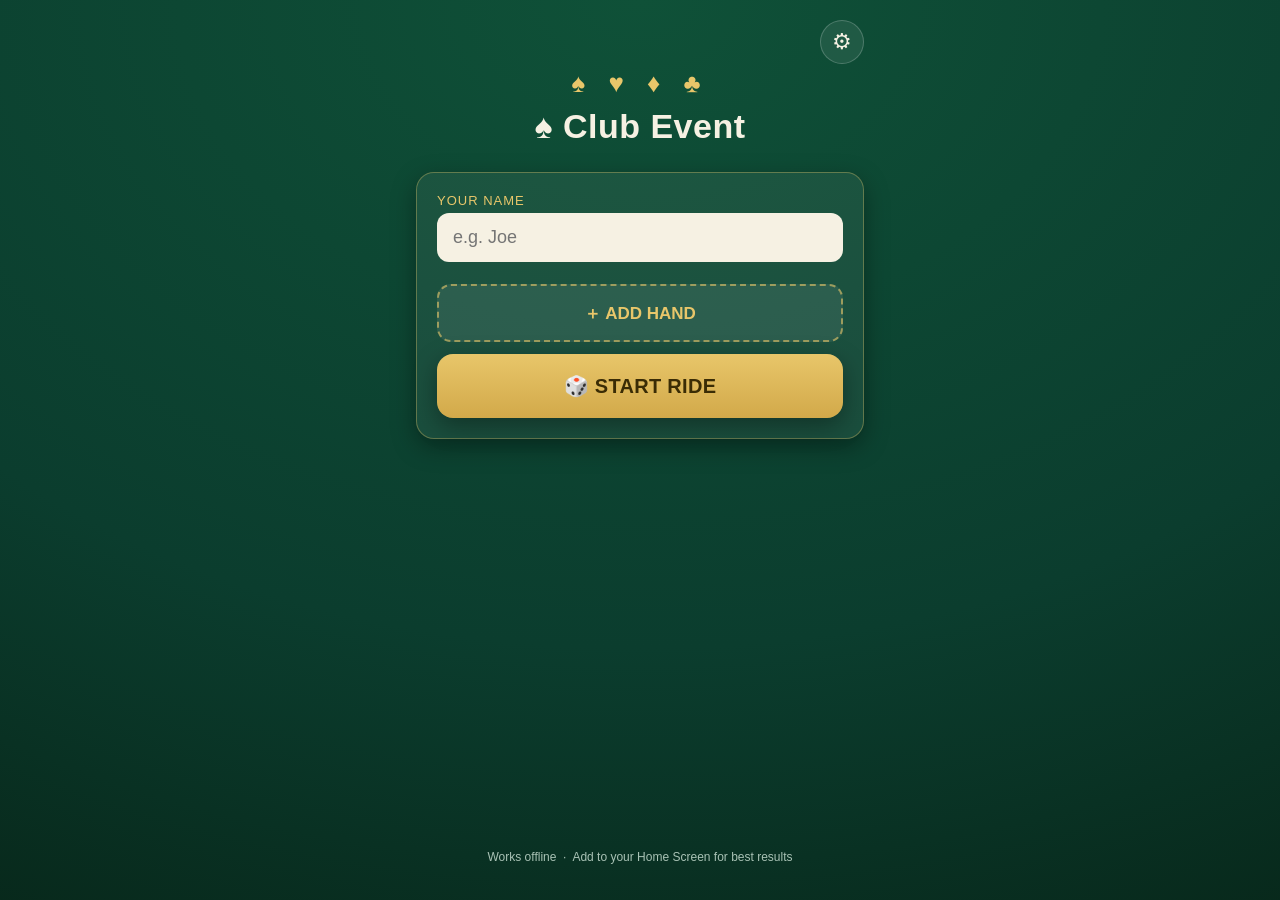
<file: index.html>
<!DOCTYPE html>
<html lang="en">
<head>
  <meta charset="UTF-8" />
  <meta name="viewport" content="width=device-width, initial-scale=1, viewport-fit=cover, maximum-scale=1, user-scalable=no" />
  <meta name="theme-color" content="#0b3d2e" />
  <meta name="apple-mobile-web-app-capable" content="yes" />
  <meta name="apple-mobile-web-app-status-bar-style" content="black-translucent" />
  <meta name="apple-mobile-web-app-title" content="Poker Ride" />
  <title>Poker Ride</title>
  <link rel="manifest" href="manifest.json" />
  <link rel="apple-touch-icon" href="img/icon-192.png" />
  <link rel="stylesheet" href="style.css" />
  <script src="lib/qrcode.min.js" onerror="window.__qrcodeMissing=true"></script>
  <script src="lib/jsQR.min.js"   onerror="window.__jsqrMissing=true"></script>
</head>
<body>
<div id="app">

  <!-- ============================================================
       START SCREEN
  ============================================================ -->
  <section id="screen-start" class="screen active">

    <div class="start-header">
      <div class="start-suits">&#9824; &#9829; &#9830; &#9827;</div>
      <h1 class="start-club" id="club-name-display">Poker Ride</h1>
      <p  class="start-date"  id="ride-date-display" style="display:none"></p>
      <button class="gear-btn" id="gear-btn" aria-label="Settings">&#9881;</button>
    </div>

    <form id="start-form" class="card-panel" autocomplete="off">
      <div id="name-inputs-container"></div>
      <button type="button" id="add-hand-btn" class="btn btn-ghost add-hand-btn">
        &#65291; ADD HAND
      </button>
      <button type="submit" class="btn btn-primary btn-xl">
        &#127922; START RIDE
      </button>
    </form>

    <button id="resume-btn" class="btn btn-resume hidden">
      &#9654; Resume Today's Ride
    </button>

    <p class="fineprint">
      Works offline &nbsp;&middot;&nbsp; Add to your Home Screen for best results
    </p>
  </section>

  <!-- ============================================================
       SETTINGS SCREEN
  ============================================================ -->
  <section id="screen-settings" class="screen">
    <header class="topbar">
      <button class="back-btn" data-nav="start">&#8592; Back</button>
      <span class="topbar-title">Settings</span>
      <span></span>
    </header>

    <div class="settings-body card-panel">

      <label class="settings-label">Game Type</label>
      <p class="settings-hint">
        <strong>Club Event</strong> &mdash; riders scan a QR code at the finish-line laptop.
        The laptop handles the draw and leaderboard.<br><br>
        <strong>Private Ride</strong> &mdash; small group (2&ndash;6 people), no laptop needed.
        All players share one phone and one deck. Drawing is done on the phone.
      </p>
      <div class="mode-toggle">
        <button type="button" id="game-club"    class="mode-btn active">&#9824; Club Event</button>
        <button type="button" id="game-private" class="mode-btn">&#128014; Private Ride</button>
      </div>

      <label class="settings-label" style="margin-top:20px;">Number of Stations</label>
      <p class="settings-hint">
        <strong>5 Card</strong> &mdash; standard 5-card poker hand.<br>
        <strong>7 Card</strong> &mdash; visit 7 stations, best 5 of 7 cards wins.
      </p>
      <div class="mode-toggle">
        <button type="button" id="mode-5" class="mode-btn active">5 Card Poker</button>
        <button type="button" id="mode-7" class="mode-btn">7 Card Poker</button>
      </div>

      <button id="save-settings-btn" class="btn btn-primary" style="margin-top:22px;">
        &#10003; Save Settings
      </button>

    </div>
  </section>

  <!-- ============================================================
       SCAN SCREEN
  ============================================================ -->
  <section id="screen-scan" class="screen">
    <header class="topbar">
      <button class="back-btn" data-nav="start">&#8592; Home</button>
      <span class="topbar-title" id="scan-topbar-title">Scan Station</span>
      <span></span>
    </header>

    <!-- Player tabs (hidden for single player) -->
    <div id="player-tabs" class="player-tabs hidden"></div>

    <!-- Camera view -->
    <div class="scan-wrap">
      <div id="camera-start-overlay" class="camera-start-overlay">
        <button id="camera-start-btn" type="button" class="camera-start-btn">
          &#128247;<br>Tap to Start Camera
        </button>
      </div>
      <video id="scan-video" playsinline muted></video>
      <div id="qr-reader" class="hidden"></div>
      <div class="scan-frame hidden"></div>
      <canvas id="scan-canvas" class="hidden"></canvas>
    </div>

    <p id="scan-status" class="scan-status">Tap the button above to open your camera.</p>
    <button id="camera-retry-btn" class="btn btn-ghost hidden" style="margin-bottom:6px;">
      &#128247; Try Camera Again
    </button>

    <!-- Large VIEW MY HAND button — always visible so riders can't miss it -->
    <button class="btn btn-view-hand" data-nav="hand">
      &#128203; VIEW MY HAND
    </button>

    <!-- Manual station buttons (fallback) -->
    <div class="manual-block hidden">
      <p class="manual-label">No camera? Tap your station number:</p>
      <div id="manual-stations" class="manual-grid"></div>
    </div>

    <!-- Mini hand strip — shows cards drawn so far -->
    <div class="hand-strip-section">
      <p class="hand-strip-label">Cards drawn so far:</p>
      <div id="hand-strip" class="hand-strip"></div>
    </div>
  </section>

  <!-- ============================================================
       CARD DISPLAY SCREEN
  ============================================================ -->
  <section id="screen-card" class="screen">
    <header class="topbar">
      <button class="back-btn" data-nav="scan">&#8592; Scan</button>
      <span class="topbar-title" id="card-station-title">Station</span>
      <span></span>
    </header>

    <div class="card-stage">
      <div id="playing-card" class="playing-card">
        <span class="pc-rank pc-top"></span>
        <span class="pc-suit-big"></span>
        <span class="pc-rank pc-bottom"></span>
      </div>
      <p id="card-caption"  class="card-caption"></p>
      <p id="card-progress" class="card-progress"></p>
    </div>

    <!-- Hand strip also shown here -->
    <div class="hand-strip-section">
      <p class="hand-strip-label">Your hand so far:</p>
      <div id="hand-strip-card" class="hand-strip"></div>
    </div>

    <div class="actions">
      <button class="btn btn-primary btn-xl" data-nav="scan">
        &#128247; NEXT STATION
      </button>
      <button class="btn btn-view-hand" data-nav="hand">
        &#128203; VIEW MY HAND
      </button>
    </div>
  </section>

  <!-- ============================================================
       FINAL HAND SCREEN
  ============================================================ -->
  <section id="screen-hand" class="screen">
    <header class="topbar">
      <button class="back-btn" data-nav="scan">&#8592; Scan</button>
      <span class="topbar-title">My Hand</span>
      <span></span>
    </header>

    <div class="hand-stage" id="hand-stage">
      <!-- populated by renderHand() — different content for Club vs Private mode -->
    </div>

    <!-- Club Event actions (shown by JS for club mode) -->
    <div id="hand-actions-club" class="actions">
      <button class="btn btn-primary btn-xl" data-nav="scan">
        &#128247; BACK TO SCANNING
      </button>
      <button id="restart-btn" class="btn btn-danger">
        &#128260; Restart Ride
      </button>
    </div>

    <!-- Private Ride actions are built inline by renderPrivateHand() -->
    <div id="hand-actions-private" class="hidden"></div>
  </section>

</div><!-- #app -->

<div id="toast" class="toast hidden"></div>
<script src="app.js"></script>
</body>
</html>
</file>
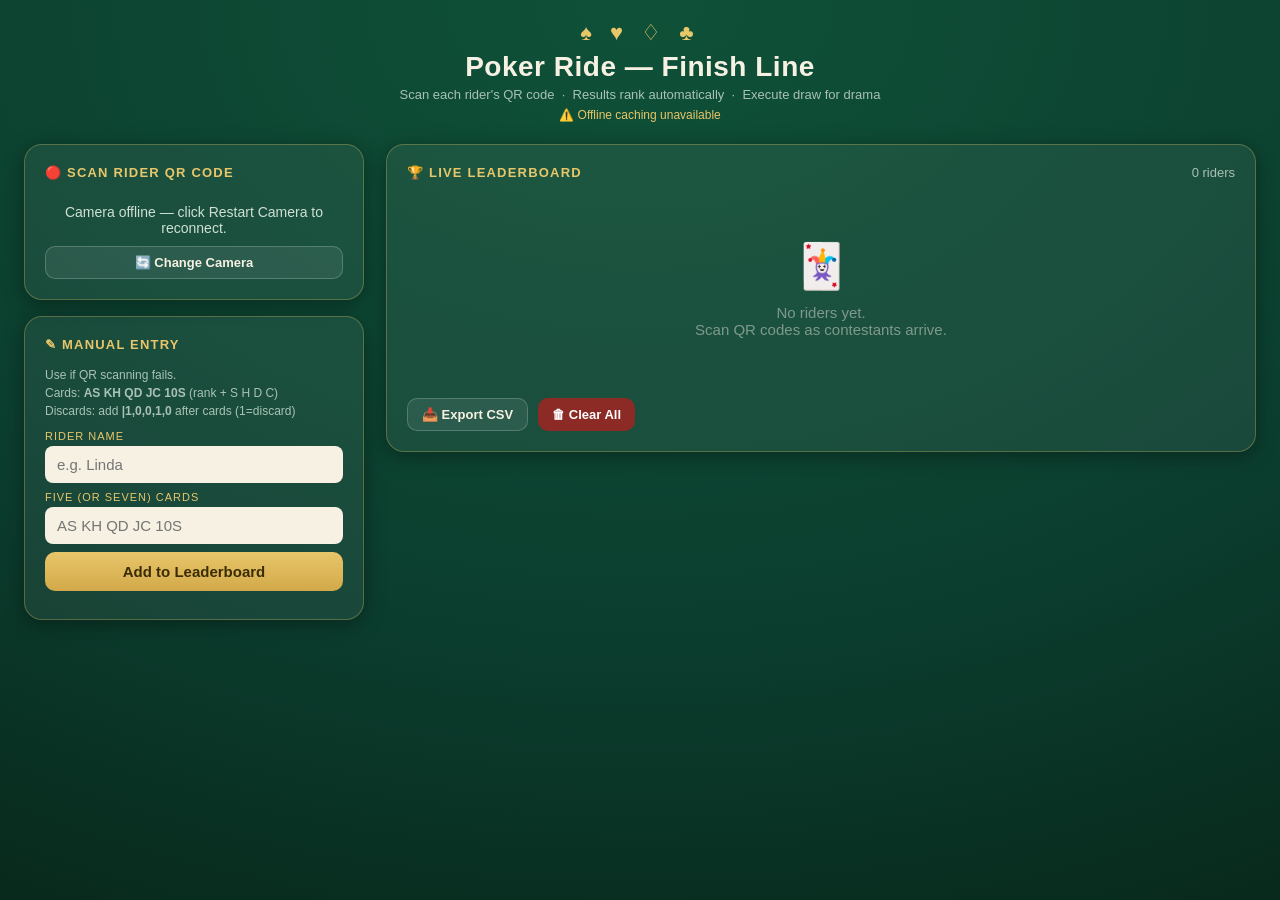
<file: finish-line.html>
<!DOCTYPE html>
<html lang="en">
<head>
  <meta charset="UTF-8" />
  <meta name="viewport" content="width=device-width, initial-scale=1" />
  <title>Poker Ride — Finish Line</title>
  <style>
    :root {
      --felt:   #0b3d2e;
      --felt-2: #0f5138;
      --gold:   #e8c66a;
      --cream:  #f6f1e3;
      --ink:    #1c1c1c;
      --red:    #c2362f;
      --danger: #8c2b25;
      --shadow: 0 4px 20px rgba(0,0,0,.35);
    }
    * { box-sizing:border-box; margin:0; padding:0; }
    body {
      font-family:-apple-system,BlinkMacSystemFont,"Segoe UI",Roboto,sans-serif;
      background:radial-gradient(120% 120% at 50% 0%,var(--felt-2),var(--felt) 60%,#072518 100%);
      background-attachment:fixed;
      color:var(--cream);
      min-height:100vh;
      padding:20px 24px 40px;
      -webkit-font-smoothing:antialiased;
    }

    /* ---- Header ---- */
    .page-header { text-align:center; margin-bottom:22px; }
    .page-header .suits { font-size:22px; letter-spacing:6px; color:var(--gold); display:block; margin-bottom:5px; }
    .page-header h1 { font-size:28px; color:var(--cream); font-weight:800; letter-spacing:.5px; }
    .page-header p  { font-size:13px; color:#a9c2b5; margin-top:4px; }
    #offline-status { font-size:12px; margin-top:6px; color:#a9c2b5; }

    /* ---- Layout ---- */
    .layout {
      max-width:1300px; margin:0 auto;
      display:grid; grid-template-columns:340px 1fr; gap:22px; align-items:start;
    }
    @media(max-width:820px){ .layout{ grid-template-columns:1fr; } }

    /* ---- Panel ---- */
    .panel {
      background:rgba(255,255,255,.06);
      border:1px solid rgba(232,198,106,.3);
      border-radius:18px; padding:20px; box-shadow:var(--shadow);
    }
    .panel+.panel { margin-top:16px; }
    .panel-title {
      font-size:13px; font-weight:700; text-transform:uppercase;
      letter-spacing:1.2px; color:var(--gold); margin-bottom:14px;
    }

    /* ---- Scanner ---- */
    #qr-reader { border-radius:12px; overflow:hidden; background:#000; }
    #qr-reader video { display:block; width:100%!important; }
    #qr-reader img[alt="Info icon"],
    #qr-reader>div>span,
    #qr-reader>div>div>span { display:none!important; }

    .scan-status { text-align:center; font-size:14px; color:#cfe0d6; margin-top:10px; min-height:20px; }

    /* Preview */
    .preview { display:none; background:rgba(232,198,106,.1); border:1px solid rgba(232,198,106,.5);
      border-radius:12px; padding:14px; margin-top:12px; text-align:center; }
    .preview.show { display:block; }
    .preview-label { font-size:11px; text-transform:uppercase; letter-spacing:1px; color:var(--gold); }
    .preview-name  { font-size:19px; font-weight:800; margin:4px 0 2px; }
    .preview-cards { font-size:14px; font-family:monospace; letter-spacing:1px; }
    .preview-rank  { font-size:17px; font-weight:700; color:var(--gold); margin-top:4px; }

    /* ---- Manual entry ---- */
    .field-label {
      font-size:11px; text-transform:uppercase; letter-spacing:1px;
      color:var(--gold); display:block; margin-bottom:4px;
    }
    .field-hint { font-size:12px; color:#a9c2b5; margin-bottom:10px; line-height:1.5; }
    input[type=text], input[type=text] {
      width:100%; padding:10px 12px; border-radius:8px; border:none;
      font-size:15px; background:var(--cream); color:var(--ink); margin-bottom:8px;
    }
    input[type=text]:focus { outline:2px solid var(--gold); }

    /* ---- Buttons ---- */
    .btn {
      border:none; border-radius:10px; padding:11px 16px;
      font-size:15px; font-weight:600; cursor:pointer;
      width:100%; margin-bottom:8px; transition:filter .1s;
    }
    .btn:hover  { filter:brightness(1.08); }
    .btn:active { filter:brightness(.93); }
    .btn-primary { background:linear-gradient(180deg,var(--gold),#d2a94a); color:#3a2c05; }
    .btn-ghost   { background:rgba(255,255,255,.08); color:var(--cream); border:1px solid rgba(255,255,255,.2); }
    .btn-danger  { background:var(--danger); color:#fff; }
    .btn-sm      { padding:8px 14px; font-size:13px; font-weight:600; width:auto; margin-bottom:0; }

    /* EXECUTE DRAW — the big drama button */
    .btn-draw {
      display:none;
      width:100%;
      background:linear-gradient(135deg,#c2362f,#8c2b25);
      color:#fff;
      border:none;
      border-radius:14px;
      padding:18px 20px;
      font-size:20px;
      font-weight:900;
      letter-spacing:.5px;
      cursor:pointer;
      box-shadow:0 4px 20px rgba(194,54,47,.5);
      margin-bottom:14px;
      transition:filter .1s, transform .1s;
      text-align:center;
      line-height:1.3;
    }
    .btn-draw:hover  { filter:brightness(1.1); }
    .btn-draw:active { transform:scale(.98); }
    .btn-draw.visible { display:block; }

    .draw-deck-status {
      text-align:center; font-size:12px; color:#a9c2b5;
      margin-bottom:12px; display:none;
    }
    .draw-deck-status.visible { display:block; }

    /* ---- Leaderboard ---- */
    .lb-header { display:flex; align-items:center; justify-content:space-between; margin-bottom:14px; }
    .lb-header .panel-title { margin-bottom:0; }
    .lb-count { font-size:13px; color:#a9c2b5; }
    .lb-actions { display:flex; gap:10px; margin-top:14px; flex-wrap:wrap; }

    .empty-state { text-align:center; padding:46px 20px; color:#7f998c; }
    .empty-state .icon { font-size:44px; margin-bottom:12px; }
    .empty-state p    { font-size:15px; }

    table { width:100%; border-collapse:collapse; }
    thead tr { border-bottom:2px solid rgba(232,198,106,.35); }
    th { text-align:left; padding:8px 10px; font-size:11px; text-transform:uppercase;
      letter-spacing:.8px; color:var(--gold); font-weight:700; }
    td { padding:10px 10px; font-size:14px; border-bottom:1px solid rgba(255,255,255,.07);
      vertical-align:middle; }
    tbody tr:hover { background:rgba(255,255,255,.04); }

    tr.rank-1 { background:rgba(232,198,106,.1); }
    tr.rank-1 td { color:var(--gold); }
    tr.rank-1 .td-name { color:var(--cream); }

    .td-place { font-size:17px; font-weight:800; width:36px; color:#7f998c; }
    tr.rank-1 .td-place { color:var(--gold); }
    tr.rank-2 .td-place, tr.rank-3 .td-place { color:#c0c0c0; }

    .td-name    { font-weight:700; font-size:15px; color:var(--cream); }
    .td-hand    { font-size:13px; color:#a9c2b5; }
    tr.rank-1 .td-hand { color:rgba(232,198,106,.7); }
    .td-cards   { font-family:monospace; font-size:14px; letter-spacing:.3px; white-space:nowrap; }
    .suit-red   { color:var(--red); }
    /* Card cells — larger click/tap targets with hover feedback */
    .card-cell {
      display:inline-block;
      min-width:26px;
      padding:3px 4px;
      margin:1px;
      border-radius:5px;
      cursor:pointer;
      user-select:none;
      font-family:monospace;
      font-size:14px;
      letter-spacing:.2px;
      transition:background .1s;
    }
    .card-cell:hover { background:rgba(255,255,255,.18); }
    .card-discard { color:#888; text-decoration:line-through; }
    .card-discard:hover { background:rgba(194,54,47,.25) !important; color:#fff; }
    .card-normal  { }

    .eligible-label {
      font-size:11px; color:#a9c2b5; font-weight:700;
      background:rgba(169,194,181,.15); border-radius:4px;
      padding:2px 6px; margin-left:6px; white-space:nowrap;
    }

    .pending-label {
      font-size:11px; color:var(--gold); font-weight:700;
      background:rgba(232,198,106,.12); border-radius:4px;
      padding:2px 6px; margin-left:6px; white-space:nowrap;
    }
    .drawn-label {
      font-size:11px; color:#6fcf97; font-weight:700;
      background:rgba(111,207,151,.12); border-radius:4px;
      padding:2px 6px; margin-left:6px;
    }

    .remove-btn {
      background:none; border:none; color:rgba(255,255,255,.25);
      cursor:pointer; font-size:16px; padding:4px 6px; border-radius:4px;
    }
    .remove-btn:hover { color:var(--red); }

    /* Tie notice */
    .tie-notice {
      background:rgba(232,198,106,.12); border:1px solid rgba(232,198,106,.4);
      border-radius:10px; padding:10px 14px; font-size:13px; color:var(--gold);
      margin-top:12px; display:none;
    }
    .tie-notice.show { display:block; }

    /* Toast */
    #toast {
      position:fixed; bottom:24px; left:50%; transform:translateX(-50%);
      background:#1c1c1c; color:#fff; padding:12px 22px; border-radius:12px;
      font-size:14px; box-shadow:0 6px 24px rgba(0,0,0,.5); z-index:100;
      border:1px solid rgba(232,198,106,.35); display:none; white-space:nowrap;
    }
  </style>
</head>
<body>

  <div class="page-header">
    <span class="suits">&#9824; &#9829; &#9826; &#9827;</span>
    <h1>Poker Ride &#8212; Finish Line</h1>
    <p>Scan each rider&#39;s QR code &nbsp;&middot;&nbsp; Results rank automatically &nbsp;&middot;&nbsp; Execute draw for drama</p>
    <div id="offline-status">&#8987; Checking offline status&hellip;</div>
  </div>

  <div class="layout">

    <!-- ===== LEFT: Scanner + Manual ===== -->
    <div>

      <!-- Scanner -->
      <div class="panel">
        <div class="panel-title">
          <span id="camera-dot">&#9203;</span> Scan Rider QR Code
        </div>

        <!-- Camera selector — shown automatically when more than one camera is detected -->
        <div id="camera-select-panel" style="display:none;margin-bottom:12px;">
          <label style="font-size:12px;color:var(--gold);display:block;margin-bottom:5px;
                        text-transform:uppercase;letter-spacing:1px;">Select Camera</label>
          <select id="camera-select"
                  style="width:100%;padding:10px 12px;border-radius:8px;border:none;
                         background:var(--cream);color:var(--ink);font-size:14px;margin-bottom:8px;">
          </select>
          <button onclick="startScannerWithSelected()"
                  class="btn btn-primary btn-sm" style="width:100%;margin-bottom:0;">
            &#128247; Start Selected Camera
          </button>
        </div>

        <div id="qr-reader"></div>
        <p class="scan-status" id="scan-status">Detecting cameras&hellip;</p>
        <button id="camera-restart-btn" onclick="showCameraSelector()"
                style="display:none;margin-top:10px;width:100%;" class="btn btn-ghost btn-sm">
          &#128260; Change Camera
        </button>
        <div class="preview" id="preview">
          <div class="preview-label">Last scanned</div>
          <div class="preview-name"  id="preview-name"></div>
          <div class="preview-cards" id="preview-cards"></div>
          <div class="preview-rank"  id="preview-rank"></div>
        </div>
      </div>

      <!-- Manual entry -->
      <div class="panel">
        <div class="panel-title">&#9998; Manual Entry</div>
        <p class="field-hint">
          Use if QR scanning fails.<br>
          Cards: <strong>AS KH QD JC 10S</strong> (rank + S H D C)<br>
          Discards: add <strong>|1,0,0,1,0</strong> after cards (1=discard)
        </p>
        <label class="field-label" for="m-name">Rider Name</label>
        <input id="m-name" type="text" placeholder="e.g. Linda" maxlength="24" />
        <label class="field-label" for="m-cards">Five (or Seven) Cards</label>
        <input id="m-cards" type="text" placeholder="AS KH QD JC 10S" maxlength="50"
               onkeydown="if(event.key==='Enter') submitManual()" />
        <button class="btn btn-primary" onclick="submitManual()">Add to Leaderboard</button>
      </div>

    </div><!-- end left column -->

    <!-- ===== RIGHT: Draw button + Leaderboard ===== -->
    <div>

      <!-- EXECUTE DRAW — the big drama button -->
      <button id="execute-draw-btn" class="btn-draw" onclick="executeDraw()">
        &#127920; EXECUTE DRAW<br>
        <span id="draw-btn-sub" style="font-size:14px;font-weight:600;opacity:.85;"></span>
      </button>
      <div class="draw-deck-status" id="draw-deck-status"></div>

      <!-- Leaderboard -->
      <div class="panel">
        <div class="lb-header">
          <div class="panel-title">&#127942; Live Leaderboard</div>
          <span class="lb-count" id="lb-count">0 riders</span>
        </div>
        <div id="lb-body">
          <div class="empty-state">
            <div class="icon">&#127921;</div>
            <p>No riders yet.<br>Scan QR codes as contestants arrive.</p>
          </div>
        </div>
        <div class="tie-notice" id="tie-notice"></div>
        <div class="lb-actions">
          <button class="btn btn-ghost btn-sm" onclick="exportCSV()">&#128229; Export CSV</button>
          <button class="btn btn-danger btn-sm" onclick="clearAll()">&#128465; Clear All</button>
        </div>
      </div>

    </div><!-- end right column -->

  </div><!-- end layout -->

  <div id="toast"></div>

  <!-- lib/jsQR.min.js is the html5-qrcode library bundled with the project -->
  <script src="lib/jsQR.min.js"></script>
  <script>
  /* ================================================================
     POKER RIDE — FINISH LINE  v2.0
     Now with Draw Poker: mark discards, execute draw for leaderboard drama
  ================================================================ */

  /* ---- Card utilities ---- */
  const GLYPH = { S:'\u2660', H:'\u2665', D:'\u2666', C:'\u2663' };
  const RED   = { H:true, D:true, S:false, C:false };
  const VALID_RANKS = ['2','3','4','5','6','7','8','9','10','J','Q','K','A'];
  const VALID_SUITS = ['S','H','D','C'];

  function rankVal(r) { return ({J:11,Q:12,K:13,A:14})[r]||parseInt(r,10); }

  function scoreHand5(cards) {
    if (!cards||cards.length<5) return [0];
    const vals  = cards.map(c=>rankVal(c.r)).sort((a,b)=>a-b);
    const suits = cards.map(c=>c.s);
    const counts={};
    vals.forEach(v=>{counts[v]=(counts[v]||0)+1;});
    const groups=Object.entries(counts).map(([v,c])=>({val:+v,cnt:c})).sort((a,b)=>b.cnt-a.cnt||b.val-a.val);
    const isFlush=suits.every(s=>s===suits[0]);
    const uniq=[...new Set(vals)].sort((a,b)=>a-b);
    let isStraight=false,straightHigh=vals[4];
    if (uniq.length===5) {
      if (uniq[4]-uniq[0]===4){isStraight=true;straightHigh=uniq[4];}
      if (uniq[0]===2&&uniq[1]===3&&uniq[2]===4&&uniq[3]===5&&uniq[4]===14){isStraight=true;straightHigh=5;}
    }
    const hi=[...vals].reverse();
    if (isStraight&&isFlush) return [8,straightHigh];
    if (groups[0].cnt===4)   return [7,groups[0].val,groups[1]?groups[1].val:0];
    if (groups[0].cnt===3&&groups[1]?.cnt===2) return [6,groups[0].val,groups[1].val];
    if (isFlush)    return [5,...hi];
    if (isStraight) return [4,straightHigh];
    if (groups[0].cnt===3) return [3,groups[0].val,groups[1]?.val||0,groups[2]?.val||0];
    if (groups[0].cnt===2&&groups[1]?.cnt===2){
      const p1=Math.max(groups[0].val,groups[1].val),p2=Math.min(groups[0].val,groups[1].val);
      return [2,p1,p2,groups[2]?.val||0];
    }
    if (groups[0].cnt===2){
      const kickers=groups.slice(1).map(g=>g.val).sort((a,b)=>b-a);
      return [1,groups[0].val,...kickers];
    }
    return [0,...hi];
  }

  function compareScore(a,b){
    for(let i=0;i<Math.max(a.length,b.length);i++){const d=(a[i]||0)-(b[i]||0);if(d!==0)return d;}
    return 0;
  }

  /* Best 5 of 7 (for 7-card hands) */
  function bestFiveOf(cards) {
    if (cards.length<=5) return cards;
    let best=null,bestScore=null;
    for (let i=0;i<cards.length-1;i++) for (let j=i+1;j<cards.length;j++){
      const hand=cards.filter((_,k)=>k!==i&&k!==j);
      const score=scoreHand5(hand);
      if (!best||compareScore(score,bestScore)>0){best=hand;bestScore=score;}
    }
    return best;
  }

  function scoreHand(cards){
    if (!cards||cards.length<5) return [0];
    /* Score the full current hand — discard marks are intentions only,
       not actual removals. The hand is re-scored after executeDraw. */
    const active=cards.filter(c=>c);
    if (active.length<5) return [0];
    const evalCards=active.length>5?bestFiveOf(active):active;
    return scoreHand5(evalCards);
  }

  const HAND_NAMES=['High Card','One Pair','Two Pair','Three of a Kind',
    'Straight','Flush','Full House','Four of a Kind','Straight Flush'];
  function handName(score){
    if(score[0]===8&&score[1]===14)return '\uD83D\uDC51 Royal Flush';
    return HAND_NAMES[score[0]]||'Unknown';
  }

  /* Max discards by hand rank */
  function getMaxDiscards(score){
    const r=score[0];
    if(r===0)return 3;
    if(r===1)return score[1]>=11?1:2;
    if(r===2)return 1;
    return 0;
  }

  /* ---- QR payload parser ---- */
  function parseHandQR(text){
    if (!text||!text.startsWith('PR1|'))return null;
    const parts=text.split('|');
    if (parts.length<3)return null;
    const name=parts[1].trim();
    if (!name)return null;
    const cardStrs=parts[2].split(',');
    if (cardStrs.length<5)return null;
    const cards=cardStrs.map(cs=>{
      cs=cs.trim().toUpperCase();
      const suit=cs.slice(-1),rank=cs.slice(0,-1);
      return VALID_SUITS.includes(suit)&&VALID_RANKS.includes(rank)?{r:rank,s:suit,discard:false}:null;
    });
    if (cards.some(c=>!c))return null;
    /* Parse optional discard flags (4th segment) */
    if (parts.length>=4){
      const flags=parts[3].split(',');
      flags.forEach((f,i)=>{if(cards[i])cards[i].discard=f.trim()==='1';});
    }
    return {name,cards};
  }

  /* ---- Manual card parser ---- */
  function parseManualCards(text){
    const suitAlias={'\u2660':'S','\u2665':'H','\u2666':'D','\u2663':'C',S:'S',H:'H',D:'D',C:'C'};
    const tokens=text.trim().toUpperCase().split(/\s+/);
    if (tokens.length<5)return null;
    const cards=tokens.map(t=>{
      const sc=t.slice(-1),rank=t.slice(0,-1),suit=suitAlias[sc];
      return suit&&VALID_RANKS.includes(rank)?{r:rank,s:suit,discard:false}:null;
    });
    return cards.some(c=>!c)?null:cards;
  }

  /* ---- Shared draw deck (for the execute-draw feature) ---- */
  let drawDeck=[];
  function makeFullDeck(){
    const d=[];
    VALID_SUITS.forEach(s=>VALID_RANKS.forEach(r=>d.push({r,s,discard:false})));
    return d;
  }
  function shuffleArray(arr){
    const a=[...arr];
    for(let i=a.length-1;i>0;i--){const j=Math.floor(Math.random()*(i+1));[a[i],a[j]]=[a[j],a[i]];}
    return a;
  }
  function initDrawDeck(){drawDeck=shuffleArray(makeFullDeck());}
  function drawOneCard(){
    if(drawDeck.length===0){initDrawDeck();toast('Draw deck reshuffled — 52 fresh cards.');}
    return {...drawDeck.pop(),wasDrawn:true};
  }
  initDrawDeck();

  function updateDrawDeckStatus(){
    const el=document.getElementById('draw-deck-status');
    if(el)el.textContent='Shared draw deck: '+drawDeck.length+' cards remaining';
  }

  /* ---- Riders data ---- */
  let riders=[];

  function addOrUpdate(name,cards){
    const idx=riders.findIndex(r=>r.name.toLowerCase()===name.toLowerCase());
    const score=scoreHand(cards);
    const entry={name,cards,score};
    if(idx>=0){
      /* Keep existing organizer-set discards if new scan has no discards */
      const hasNewDiscards=cards.some(c=>c.discard);
      if(!hasNewDiscards&&riders[idx].cards.some(c=>c.discard)){
        entry.cards=riders[idx].cards.map((old,i)=>({...cards[i],discard:old.discard}));
        entry.score=scoreHand(entry.cards);
      }
      riders[idx]=entry;
      toast('\u21BA Updated '+name+"'s hand.");
    }else{
      riders.push(entry);
      toast('\u2713 '+name+' added!');
    }
    renderLeaderboard();
    showPreview(name,cards,entry.score);
  }

  /* ---- Toggle discard (organizer taps a card in the leaderboard) ---- */
  function toggleRiderDiscard(riderName,cardIdx){
    const rider=riders.find(r=>r.name===riderName);
    if(!rider)return;
    const baseScore=scoreHand(rider.cards.map(c=>({...c,discard:false})));
    const maxD=getMaxDiscards(baseScore);
    const currentDiscards=rider.cards.filter(c=>c&&c.discard).length;
    if(rider.cards[cardIdx].discard){
      rider.cards[cardIdx].discard=false;
    }else{
      if(currentDiscards>=maxD){
        toast(rider.name+' can only discard '+maxD+' card'+(maxD!==1?'s':'')+'.');return;
      }
      rider.cards[cardIdx].discard=true;
    }
    rider.score=scoreHand(rider.cards);
    renderLeaderboard();
  }

  /* ---- Execute draw (the big drama moment) ---- */
  function executeDraw(){
    const pending=riders.filter(r=>r.cards.some(c=>c.discard));
    if(pending.length===0){toast('No discards are marked.');return;}
    if(!confirm('Execute the draw now?\n\nThis will replace all marked cards and re-rank the leaderboard.\n\nThis cannot be undone.'))return;

    let totalDrawn=0;
    pending.forEach(rider=>{
      rider.cards=rider.cards.map(card=>{
        if(card.discard){totalDrawn++;return{...drawOneCard(),wasDrawn:true};}
        return card;
      });
      rider.score=scoreHand(rider.cards);
    });

    updateDrawDeckStatus();
    renderLeaderboard();
    toast('\uD83C\uDF89 Draw complete! '+totalDrawn+' card'+(totalDrawn!==1?'s':'')+' replaced.');
  }

  /* ---- Preview (last scanned rider) ---- */
  function showPreview(name,cards,score){
    const glyph=c=>RED[c.s]?`<span style="color:var(--red)">${c.r}${GLYPH[c.s]}</span>`:`${c.r}${GLYPH[c.s]}`;
    document.getElementById('preview-name').textContent=name;
    document.getElementById('preview-cards').innerHTML=cards.map(glyph).join('  ');
    document.getElementById('preview-rank').textContent=handName(score);
    document.getElementById('preview').classList.add('show');
  }

  /* ---- Leaderboard ---- */
  function renderLeaderboard(){
    const sorted=[...riders].sort((a,b)=>compareScore(b.score,a.score));
    document.getElementById('lb-count').textContent=riders.length+(riders.length===1?' rider':' riders');
    const body=document.getElementById('lb-body');

    if(sorted.length===0){
      body.innerHTML='<div class="empty-state"><div class="icon">\uD83C\uDCCF</div>'+
        '<p>No riders yet.<br>Scan QR codes as contestants arrive.</p></div>';
      updateDrawButton();return;
    }

    /* Tie detection */
    const topScore=JSON.stringify(sorted[0].score);
    const tiedFirst=sorted.filter(r=>JSON.stringify(r.score)===topScore);
    const tieEl=document.getElementById('tie-notice');
    if(tiedFirst.length>1){
      tieEl.textContent='\u26A0\uFE0F Tie for 1st: '+tiedFirst.map(r=>r.name).join(' & ')+
        ' \u2014 consider a tiebreaker!';
      tieEl.classList.add('show');
    }else{tieEl.classList.remove('show');}

    const table=document.createElement('table');
    table.innerHTML='<thead><tr><th>#</th><th>Rider</th><th>Hand</th><th>Cards (tap to mark discard)</th><th></th></tr></thead>';
    const tbody=document.createElement('tbody');

    sorted.forEach((rider,idx)=>{
      const tr=document.createElement('tr');
      tr.className='rank-'+(idx+1);
      const trophy=idx===0?'\uD83C\uDFC6 ':idx===1?'\uD83E\uDD48 ':idx===2?'\uD83E\uDD49 ':'';
      const hasPending=rider.cards.some(c=>c.discard);
      const hadDraw=rider.cards.some(c=>c.wasDrawn);
      const baseScore=scoreHand(rider.cards);
      const maxD=getMaxDiscards(baseScore);
      const isEligible=maxD>0 && !hasPending && !hadDraw;

      const handLabel=handName(rider.score)+
        (hasPending?'<span class="pending-label">DISCARD PENDING</span>':'')+
        (isEligible?'<span class="eligible-label">DRAW ELIGIBLE (up to '+maxD+')</span>':'')+
        (hadDraw&&!hasPending?'<span class="drawn-label">DREW CARDS</span>':'');

      /* Cards — use data-rider / data-idx attributes to avoid quote-in-onclick bugs */
      const cardsHtml=rider.cards.map((card,ci)=>{
        const g=GLYPH[card.s]||card.s;
        const isRed=RED[card.s];
        const safeName=esc(rider.name);
        if(card.discard){
          return `<span class="card-cell card-discard" data-rider="${safeName}" data-idx="${ci}" title="Click to KEEP">\u2715</span>`;
        }
        const color=isRed?'color:var(--red)':'';
        const wasDrawn=card.wasDrawn?'font-weight:900;color:#6fcf97':'';
        const style=[color,wasDrawn].filter(Boolean).join(';');
        const tip=maxD>0?'Click to mark for DISCARD':'';
        return `<span class="card-cell card-normal" data-rider="${safeName}" data-idx="${ci}" style="${style}" title="${tip}">${card.r}${g}</span>`;
      }).join('');

      tr.innerHTML=
        `<td class="td-place">${idx+1}</td>`+
        `<td class="td-name">${trophy}${esc(rider.name)}</td>`+
        `<td class="td-hand">${handLabel}</td>`+
        `<td class="td-cards">${cardsHtml}</td>`+
        `<td><button class="remove-btn" data-remove="${esc(rider.name)}" title="Remove">\u2715</button></td>`;
      tbody.appendChild(tr);
    });

    table.appendChild(tbody);
    body.innerHTML='';body.appendChild(table);
    updateDrawButton();
  }

  function updateDrawButton(){
    const btn=document.getElementById('execute-draw-btn');
    const deckStatus=document.getElementById('draw-deck-status');
    if(!btn)return;
    const pendingCards=riders.reduce((acc,r)=>acc+r.cards.filter(c=>c.discard).length,0);
    const pendingRiders=riders.filter(r=>r.cards.some(c=>c.discard)).length;
    if(pendingCards>0){
      btn.classList.add('visible');
      document.getElementById('draw-btn-sub').textContent=
        pendingRiders+' rider'+(pendingRiders!==1?'s':'')+' \u2014 '+
        pendingCards+' card'+(pendingCards!==1?'s':'')+' pending';
      deckStatus.classList.add('visible');
      updateDrawDeckStatus();
    }else{
      btn.classList.remove('visible');
      deckStatus.classList.remove('visible');
    }
  }

  function removeRider(name){
    if(!confirm('Remove '+name+' from the leaderboard?'))return;
    riders=riders.filter(r=>r.name!==name);
    renderLeaderboard();
  }

  function clearAll(){
    if(riders.length===0)return;
    if(!confirm('Clear all riders and start fresh?'))return;
    riders=[];initDrawDeck();
    renderLeaderboard();
    document.getElementById('preview').classList.remove('show');
    toast('Leaderboard cleared. Draw deck reset.');
  }

  /* ---- CSV Export ---- */
  function exportCSV(){
    if(riders.length===0){toast('No riders to export.');return;}
    const sorted=[...riders].sort((a,b)=>compareScore(b.score,a.score));
    const rows=[['Rank','Rider','Hand','Card 1','Card 2','Card 3','Card 4','Card 5','Card 6','Card 7']];
    sorted.forEach((r,i)=>{
      const cardStrs=r.cards.map(c=>c.r+GLYPH[c.s]+(c.wasDrawn?'*':'')+(c.discard?'(D)':''));
      rows.push([i+1,r.name,handName(r.score).replace(/[\uD83C-\uDFFF\u2600-\u27BF]/gu,''),...cardStrs]);
    });
    const csv=rows.map(r=>r.map(v=>`"${String(v).replace(/"/g,'""')}"`).join(',')).join('\r\n');
    const blob=new Blob([csv],{type:'text/csv'});
    const url=URL.createObjectURL(blob);
    const a=document.createElement('a');a.href=url;a.download='poker-ride-results.csv';a.click();
    URL.revokeObjectURL(url);toast('\uD83D\uDCE5 CSV downloaded!');
  }

  /* ---- Manual entry ---- */
  function submitManual(){
    const name=document.getElementById('m-name').value.trim();
    const cardStr=document.getElementById('m-cards').value.trim();
    if(!name){toast('Please enter a rider name.');return;}
    const cards=parseManualCards(cardStr);
    if(!cards){toast('Could not read the cards. Use format: AS KH QD JC 10S');return;}
    addOrUpdate(name,cards);
    document.getElementById('m-name').value='';
    document.getElementById('m-cards').value='';
    document.getElementById('m-name').focus();
  }

  /* ---- Toast ---- */
  let toastTimer;
  function toast(msg){
    const t=document.getElementById('toast');
    t.textContent=msg;t.style.display='block';
    clearTimeout(toastTimer);
    toastTimer=setTimeout(()=>{t.style.display='none';},3400);
  }

  function esc(str){
    return String(str).replace(/&/g,'&amp;').replace(/</g,'&lt;').replace(/>/g,'&gt;').replace(/"/g,'&quot;');
  }

  /* ================================================================
     QR SCANNER  (html5-qrcode, with wake-from-sleep detection)
  ================================================================ */
  let lastScan=0, activeScanner=null, scannerRunning=false;
  let selectedDeviceId=null;  // set by camera selector

  /* Enumerate available cameras and show selector if more than one */
  function loadCameraList(){
    const statusEl=document.getElementById('scan-status');
    if(typeof Html5Qrcode==='undefined'){
      setCameraStatus('offline');
      if(statusEl)statusEl.textContent='QR library not loaded. Use manual entry.';
      return;
    }
    Html5Qrcode.getCameras().then(function(cameras){
      if(!cameras||cameras.length===0){
        if(statusEl)statusEl.textContent='No cameras detected. Use manual entry.';
        setCameraStatus('offline');
        return;
      }
      if(cameras.length===1){
        /* Only one camera — start it automatically */
        selectedDeviceId=cameras[0].id;
        startScanner();
        return;
      }
      /* Multiple cameras — show the selector.
         USB cameras are typically listed AFTER built-in ones,
         so pre-select the last camera in the list. */
      selectedDeviceId=cameras[cameras.length-1].id;
      const select=document.getElementById('camera-select');
      const panel=document.getElementById('camera-select-panel');
      select.innerHTML='';
      cameras.forEach(function(cam,i){
        const opt=document.createElement('option');
        opt.value=cam.id;
        opt.textContent=cam.label||('Camera '+(i+1));
        if(cam.id===selectedDeviceId)opt.selected=true;
        select.appendChild(opt);
      });
      select.addEventListener('change',function(){selectedDeviceId=this.value;});
      panel.style.display='block';
      if(statusEl)statusEl.textContent=cameras.length+' cameras found \u2014 select one above and click Start.';
      setCameraStatus('starting');
    }).catch(function(){
      /* getCameras() failed (often needs permission first) — just start normally */
      startScanner();
    });
  }

  /* Called by the "Start Selected Camera" button */
  function startScannerWithSelected(){
    const select=document.getElementById('camera-select');
    if(select)selectedDeviceId=select.value;
    document.getElementById('camera-select-panel').style.display='none';
    restartScanner();
  }

  /* Called by "Change Camera" button — shows selector again */
  function showCameraSelector(){
    const panel=document.getElementById('camera-select-panel');
    if(panel)panel.style.display='block';
    stopScanner().then(function(){
      setCameraStatus('starting');
      const statusEl=document.getElementById('scan-status');
      if(statusEl)statusEl.textContent='Select a camera above and click Start.';
    });
  }

  function setCameraStatus(state){
    const dot=document.getElementById('camera-dot');
    const statusEl=document.getElementById('scan-status');
    const restartBtn=document.getElementById('camera-restart-btn');
    if(state==='active'){
      if(dot)dot.textContent='\uD83D\uDFE2';
      if(restartBtn)restartBtn.style.display='none';
      if(statusEl)statusEl.textContent="Point camera at a rider's phone screen.";
    }else if(state==='starting'||state==='restarting'){
      if(dot)dot.textContent='\u23F3';
      if(restartBtn)restartBtn.style.display='none';
      if(statusEl)statusEl.textContent=state==='restarting'?'Restarting camera\u2026':'Starting camera\u2026';
    }else{
      if(dot)dot.textContent='\uD83D\uDD34';
      if(restartBtn)restartBtn.style.display='inline-block';
      if(statusEl)statusEl.textContent='Camera offline \u2014 click Restart Camera to reconnect.';
    }
  }

  function stopScanner(){
    return new Promise(resolve=>{
      if(activeScanner&&scannerRunning){
        activeScanner.stop()
          .then(()=>{cleanup();resolve();})
          .catch(()=>{cleanup();resolve();});
      }else{cleanup();resolve();}
    });
    function cleanup(){
      if(activeScanner){try{activeScanner.clear();}catch(e){}
        const el=document.getElementById('qr-reader');if(el)el.innerHTML='';}
      activeScanner=null;scannerRunning=false;
    }
  }

  function startScanner(){
    const statusEl=document.getElementById('scan-status');
    if(typeof Html5Qrcode==='undefined'){
      setCameraStatus('offline');
      if(statusEl)statusEl.textContent='QR library not loaded. Use manual entry.';
      return;
    }
    setCameraStatus('starting');
    activeScanner=new Html5Qrcode('qr-reader',{verbose:false});
    const config={fps:10,qrbox:function(w,h){const m=Math.floor(Math.min(w,h)*0.72);return{width:m,height:m};},aspectRatio:1.0};
    /* Use the selected device ID if one was chosen, otherwise fall back to environment camera */
    const cameraConstraint=selectedDeviceId
      ?{deviceId:{exact:selectedDeviceId}}
      :{facingMode:'environment'};
    activeScanner.start(
      cameraConstraint,config,
      function onSuccess(text){
        const now=Date.now();
        if(now-lastScan<2000)return;
        lastScan=now;
        const result=parseHandQR(text);
        const st=document.getElementById('scan-status');
        if(!result){if(st)st.textContent='\u26A0 Not a Poker Ride QR code \u2014 try again.';return;}
        if(st)st.textContent='\u2713 Scanned: '+result.name;
        addOrUpdate(result.name,result.cards);
        if(navigator.vibrate)try{navigator.vibrate([50,30,50]);}catch(e){}
      },
      function onError(){}
    ).then(()=>{
      scannerRunning=true;
      setCameraStatus('active');
      /* Show Change Camera button once scanning is active */
      const btn=document.getElementById('camera-restart-btn');
      if(btn)btn.style.display='inline-block';
    })
     .catch(err=>{scannerRunning=false;setCameraStatus('offline');console.warn('Scanner:',err);});
  }

  function restartScanner(){
    setCameraStatus('restarting');
    stopScanner().then(()=>{setTimeout(startScanner,700);});
  }

  /* Wake from sleep */
  document.addEventListener('visibilitychange',function(){
    if(document.hidden){if(scannerRunning)stopScanner();}
    else{setTimeout(function(){if(!scannerRunning)restartScanner();},1500);}
  });

  /* ================================================================
     SERVICE WORKER (offline caching)
  ================================================================ */
  if('serviceWorker'in navigator){
    window.addEventListener('load',function(){
      navigator.serviceWorker.register('./service-worker.js')
        .then(function(reg){
          const el=document.getElementById('offline-status');
          if(reg.active){el.textContent='\u2705 Saved for offline use \u2014 works without WiFi';el.style.color='#6fcf97';}
          else{const sw=reg.installing||reg.waiting;
            if(sw)sw.addEventListener('statechange',function(){
              if(sw.state==='activated'){el.textContent='\u2705 Saved for offline use \u2014 works without WiFi';el.style.color='#6fcf97';}
            });
          }
        }).catch(()=>{
          const el=document.getElementById('offline-status');
          el.textContent='\u26A0\uFE0F Offline caching unavailable';el.style.color='#e8c66a';
        });
    });
  }

  /* ---- Event delegation for leaderboard clicks (cards + remove buttons) ---- */
  /* Using data attributes avoids the quote-in-onclick HTML bug */
  document.addEventListener('click', function(e) {
    /* Card click — toggle discard */
    const cardCell = e.target.closest('.card-cell');
    if (cardCell) {
      const riderName = cardCell.dataset.rider;
      const cardIdx   = parseInt(cardCell.dataset.idx, 10);
      if (riderName !== undefined && !isNaN(cardIdx)) {
        toggleRiderDiscard(riderName, cardIdx);
      }
      return;
    }
    /* Remove button click */
    const removeBtn = e.target.closest('[data-remove]');
    if (removeBtn) {
      removeRider(removeBtn.dataset.remove);
      return;
    }
  });

  /* ---- Boot ---- */
  renderLeaderboard();
  loadCameraList();   /* detects cameras, shows selector if >1, or starts automatically */
  </script>
</body>
</html>
</file>
<file: style.css>
/* =====================================================================
   Poker Ride — style.css  v3.0
   Elderly-friendly: large touch targets, large fonts, clear contrast
   ===================================================================== */
:root {
  --felt:   #0b3d2e;
  --felt-2: #0f5138;
  --gold:   #e8c66a;
  --cream:  #f6f1e3;
  --ink:    #1c1c1c;
  --red:    #c2362f;
  --danger: #8c2b25;
  --shadow: 0 8px 24px rgba(0,0,0,.35);
  /* Minimum touch target */
  --touch:  58px;
}

* { box-sizing:border-box; -webkit-tap-highlight-color:transparent; }
html, body { margin:0; height:100%; }
body {
  font-family:-apple-system,BlinkMacSystemFont,"Segoe UI",Roboto,Helvetica,Arial,sans-serif;
  color:var(--cream);
  background:radial-gradient(120% 120% at 50% 0%,var(--felt-2),var(--felt) 60%,#072518 100%);
  background-attachment:fixed;
  -webkit-font-smoothing:antialiased;
  overscroll-behavior:none;
}
#app {
  max-width:480px; margin:0 auto; min-height:100%;
  padding:env(safe-area-inset-top) 16px env(safe-area-inset-bottom);
  display:flex; flex-direction:column;
}

/* ---- Screens ---- */
.screen { display:none; flex-direction:column; flex:1; min-height:100vh; padding:14px 0 24px; }
.screen.active { display:flex; }
.hidden { display:none !important; }

/* ================================================================
   START SCREEN
================================================================ */
.start-header {
  text-align:center; padding:6vh 0 20px; position:relative;
}
.start-suits {
  font-size:26px; letter-spacing:8px; color:var(--gold); margin-bottom:8px;
}
.start-club {
  font-size:34px; font-weight:900; color:var(--cream);
  letter-spacing:.5px; margin:0 0 6px;
}
.start-date {
  font-size:16px; color:var(--gold); margin:0 0 4px; font-weight:600;
}

/* Gear icon — small but tucked in corner */
.gear-btn {
  position:absolute; top:6px; right:0;
  width:44px; height:44px; border-radius:50%;
  background:rgba(255,255,255,.08); border:1px solid rgba(255,255,255,.2);
  color:var(--cream); font-size:22px; cursor:pointer;
  display:flex; align-items:center; justify-content:center;
}
.gear-btn:active { background:rgba(232,198,106,.25); }

/* Resume button — large, obvious, gold-outlined */
.btn-resume {
  background:rgba(232,198,106,.15);
  border:2px solid var(--gold) !important;
  color:var(--gold) !important;
  font-size:17px; font-weight:700;
  min-height:var(--touch);
  border-radius:14px;
  padding:14px 18px;
  width:100%; cursor:pointer;
  margin-top:12px;
  line-height:1.3;
  text-align:center;
}
.btn-resume:active { background:rgba(232,198,106,.3); }

.fineprint { text-align:center; color:#a9c2b5; font-size:12px; margin-top:auto; padding-top:20px; }

/* ================================================================
   CARD PANEL (start form, settings)
================================================================ */
.card-panel {
  background:rgba(255,255,255,.06);
  border:1px solid rgba(232,198,106,.35);
  border-radius:18px; padding:20px; box-shadow:var(--shadow);
  display:flex; flex-direction:column; gap:12px;
}

/* ================================================================
   BUTTONS
================================================================ */
.btn {
  border:none; border-radius:14px;
  min-height:var(--touch);
  padding:14px 18px;
  font-size:18px; font-weight:700;
  cursor:pointer; width:100%;
  transition:filter .1s;
  -webkit-tap-highlight-color:transparent;
}
.btn:active { filter:brightness(.9); }

.btn-primary {
  background:linear-gradient(180deg,var(--gold),#d2a94a);
  color:#3a2c05; box-shadow:var(--shadow);
}
.btn-ghost {
  background:rgba(255,255,255,.08);
  color:var(--cream);
  border:1px solid rgba(255,255,255,.25);
}
.btn-danger {
  background:var(--danger); color:#fff;
}

/* Extra-large button variant */
.btn-xl {
  font-size:20px; min-height:64px; border-radius:16px;
  letter-spacing:.3px;
}

/* VIEW MY HAND — always gold and prominent */
.btn-view-hand {
  background:rgba(232,198,106,.18);
  border:2px solid var(--gold);
  color:var(--gold);
  font-size:19px; font-weight:800;
  min-height:60px; border-radius:14px;
  padding:14px 18px; width:100%;
  cursor:pointer; text-align:center;
  letter-spacing:.3px;
  margin-top:8px;
}
.btn-view-hand:active { background:rgba(232,198,106,.35); }

.actions { display:flex; flex-direction:column; gap:10px; margin-top:auto; padding-top:14px; }

/* ================================================================
   TOPBAR
================================================================ */
.topbar {
  display:flex; align-items:center; justify-content:space-between; margin-bottom:12px;
}
.topbar-title {
  font-size:17px; font-weight:700; letter-spacing:.4px; color:var(--cream);
  text-align:center; flex:1;
}

/* Back button — large text, easy to tap */
.back-btn {
  min-width:80px; min-height:44px;
  background:rgba(255,255,255,.08);
  border:1px solid rgba(255,255,255,.2);
  border-radius:10px; color:var(--cream);
  font-size:16px; font-weight:600;
  cursor:pointer; padding:8px 14px;
  white-space:nowrap;
}
.back-btn:active { background:rgba(255,255,255,.18); }

/* ================================================================
   SETTINGS SCREEN
================================================================ */
.settings-body { margin-top:4px; }
.settings-label {
  font-size:13px; text-transform:uppercase; letter-spacing:1px; color:var(--gold);
  display:block; margin-bottom:5px;
}
.settings-hint {
  font-size:12px; color:#a9c2b5; margin:-8px 0 8px;
}
.settings-input {
  width:100%; padding:14px 16px; border-radius:12px; border:none;
  font-size:17px; background:var(--cream); color:var(--ink);
  margin-bottom:14px;
}
.settings-input:focus { outline:3px solid var(--gold); }
.settings-textarea { resize:vertical; font-family:inherit; line-height:1.4; }

/* Game mode toggle */
.mode-toggle { display:flex; gap:10px; }
.mode-btn {
  flex:1; min-height:50px; border-radius:12px;
  background:rgba(255,255,255,.06); border:2px solid rgba(255,255,255,.2);
  color:var(--cream); font-size:16px; font-weight:700; cursor:pointer;
}
.mode-btn.active {
  background:rgba(232,198,106,.2); border-color:var(--gold); color:var(--gold);
}
.mode-btn:active { filter:brightness(.9); }

/* ================================================================
   PLAYER TABS
================================================================ */
.player-tabs {
  display:flex; gap:8px; flex-wrap:wrap; margin-bottom:10px;
}
.player-tab {
  flex:1; min-width:0; min-height:48px;
  padding:10px 8px; border-radius:10px;
  border:1px solid rgba(232,198,106,.35);
  background:rgba(255,255,255,.06);
  color:var(--cream); font-size:14px; font-weight:600;
  cursor:pointer; text-align:center;
  white-space:nowrap; overflow:hidden; text-overflow:ellipsis;
}
.player-tab.active {
  background:rgba(232,198,106,.2); border-color:var(--gold); color:var(--gold);
}

/* ================================================================
   SCAN SCREEN
================================================================ */
.scan-wrap {
  position:relative; width:100%; aspect-ratio:1/1;
  border-radius:18px; overflow:hidden; background:#000;
  box-shadow:var(--shadow); border:1px solid rgba(232,198,106,.3);
}
#scan-video { width:100%; height:100%; object-fit:cover; display:block; }
#qr-reader  { position:absolute; inset:0; width:100%; height:100%; }
#qr-reader video { width:100%!important; height:100%!important; object-fit:cover; display:block; }
#qr-reader img[alt="Info icon"],#qr-reader>div>span { display:none; }
.scan-frame {
  position:absolute; inset:16%;
  border:3px solid var(--gold); border-radius:14px;
  box-shadow:0 0 0 100vmax rgba(0,0,0,.22); pointer-events:none;
}
.scan-status {
  text-align:center; color:#cfe0d6; font-size:15px; min-height:22px;
  margin:12px 4px 6px; line-height:1.4;
}

/* Camera start overlay */
.camera-start-overlay {
  position:absolute; inset:0;
  display:flex; align-items:center; justify-content:center;
  background:rgba(0,0,0,.55); z-index:10; border-radius:18px;
}
.camera-start-btn {
  background:linear-gradient(180deg,var(--gold),#d2a94a); color:#3a2c05;
  border:none; border-radius:16px; padding:24px 36px;
  font-size:22px; font-weight:800; cursor:pointer;
  text-align:center; line-height:1.5; box-shadow:var(--shadow);
}
.camera-start-btn:active { filter:brightness(.9); }

/* Manual station buttons — LARGE for elderly dexterity */
.manual-block { margin-top:10px; }
.manual-label {
  text-align:center; color:#a9c2b5; font-size:15px; margin:0 0 10px;
}
.manual-grid {
  display:grid; grid-template-columns:repeat(5,1fr); gap:10px;
}
.manual-grid button {
  min-height:64px; border-radius:14px;
  border:2px solid rgba(232,198,106,.45);
  background:rgba(255,255,255,.08);
  color:var(--cream); font-size:18px; font-weight:800; cursor:pointer;
}
.manual-grid button.done {
  background:rgba(232,198,106,.25); color:var(--gold); border-color:var(--gold);
}

/* ================================================================
   HAND STRIP  (mini cards on scan and card screens)
================================================================ */
.hand-strip-section {
  margin-top:12px;
}
.hand-strip-label {
  font-size:13px; color:#a9c2b5; text-align:center; margin:0 0 8px;
}
.hand-strip {
  display:flex; justify-content:center; gap:8px; flex-wrap:wrap;
}
.strip-card {
  width:46px; height:62px; background:#fff; border-radius:8px;
  display:flex; flex-direction:column; align-items:center;
  justify-content:center; box-shadow:0 2px 8px rgba(0,0,0,.3);
  color:var(--ink); font-weight:800;
}
.strip-card.red    { color:var(--red); }
.strip-card.empty  {
  background:rgba(255,255,255,.07);
  border:1px dashed rgba(255,255,255,.3);
  color:#7f998c; font-size:11px; font-weight:600;
}
.strip-rank { font-size:17px; line-height:1; }
.strip-suit { font-size:16px; line-height:1; }

/* ================================================================
   PLAYING CARD  (full card on card screen)
================================================================ */
.card-stage {
  flex:1; display:flex; flex-direction:column;
  align-items:center; justify-content:center; gap:14px; padding:8px 0;
}
.playing-card {
  position:relative; width:62vw; max-width:260px; aspect-ratio:2.5/3.5;
  background:#fff; border-radius:18px; box-shadow:var(--shadow);
  color:var(--ink); display:flex; align-items:center; justify-content:center;
  animation:flip .45s ease;
}
.playing-card.red { color:var(--red); }
.pc-suit-big { font-size:34vw; line-height:1; }
@media(min-width:480px){ .pc-suit-big { font-size:150px; } }
.pc-rank { position:absolute; font-size:7.5vw; font-weight:800; line-height:1; }
@media(min-width:480px){ .pc-rank { font-size:36px; } }
.pc-top    { top:12px;    left:14px; }
.pc-bottom { bottom:12px; right:14px; transform:rotate(180deg); }
.card-caption  { font-size:21px; font-weight:700; color:var(--cream); margin:0; }
.card-progress { color:#a9c2b5; font-size:15px; margin:0; text-align:center; line-height:1.4; }
@keyframes flip {
  from { transform:rotateY(90deg) scale(.9); opacity:0; }
  to   { transform:none; opacity:1; }
}

/* ================================================================
   HAND SCREEN
================================================================ */
.hand-stage {
  flex:1; display:flex; flex-direction:column;
  align-items:center; gap:14px; padding-top:6px;
  overflow-y:auto;
}
.hand-player-section {
  width:100%; display:flex; flex-direction:column; align-items:center; gap:12px;
}
.hand-rider {
  font-size:22px; font-weight:800; margin:0; color:var(--cream);
}
.hand-cards {
  display:flex; flex-wrap:wrap; justify-content:center; gap:8px;
}
.mini-card {
  width:60px; height:84px; background:#fff; border-radius:10px;
  color:var(--ink); display:flex; flex-direction:column;
  align-items:center; justify-content:center;
  box-shadow:var(--shadow); position:relative; font-weight:800;
}
.mini-card.red     { color:var(--red); }
.mini-card.empty   {
  background:rgba(255,255,255,.06);
  border:1px dashed rgba(255,255,255,.3); color:#7f998c; font-weight:600;
}
.mini-card.dim     { opacity:.35; }
.mini-rank    { font-size:20px; line-height:1; }
.mini-suit    { font-size:22px; line-height:1; }
.mini-station { position:absolute; bottom:3px; font-size:9px; letter-spacing:1px; color:#888; font-weight:700; }
.mini-card.red .mini-station { color:#c98; }

.hand-rank {
  text-align:center; background:rgba(232,198,106,.14);
  border:1px solid rgba(232,198,106,.4);
  border-radius:14px; padding:14px 18px; min-width:60%;
}
.rank-name { font-size:24px; font-weight:800; color:var(--gold); }
.rank-desc { font-size:14px; color:#cfe0d6; margin-top:4px; }
.rank-note { font-size:12px; color:#a9c2b5; margin-top:6px; }

.discard-note {
  font-size:14px; color:var(--gold); text-align:center; margin:0;
  background:rgba(232,198,106,.1); border:1px solid rgba(232,198,106,.3);
  border-radius:10px; padding:10px 14px;
}

.hand-restarts {
  font-size:12px; color:#cdb06a;
  background:rgba(140,43,37,.18);
  border:1px solid rgba(232,198,106,.3);
  border-radius:999px; padding:5px 14px; margin:4px 0 0;
}
.hand-restarts.flag { color:#f3c9c5; background:rgba(140,43,37,.4); border-color:#8c2b25; }

.player-divider {
  width:90%; border:none; border-top:1px solid rgba(255,255,255,.12); margin:6px 0;
}

/* ================================================================
   MULTI-HAND START FORM
================================================================ */
.name-row { display:flex; flex-direction:column; gap:5px; margin-bottom:10px; }
.name-row-label {
  font-size:13px; text-transform:uppercase; letter-spacing:1px; color:var(--gold);
}
.name-row-wrap { display:flex; gap:8px; align-items:center; }
.name-row-input {
  flex:1; padding:14px 16px; border-radius:12px; border:none;
  font-size:18px; background:var(--cream); color:var(--ink);
}
.name-row-input:focus { outline:3px solid var(--gold); }
.remove-name-btn {
  flex-shrink:0; width:46px; height:46px; border-radius:50%;
  border:1px solid rgba(255,255,255,.25); background:rgba(255,255,255,.08);
  color:var(--cream); font-size:18px; cursor:pointer;
  display:flex; align-items:center; justify-content:center;
}
.remove-name-btn:active { background:rgba(140,43,37,.5); }
.add-hand-btn {
  font-size:17px; font-weight:800;
  border:2px dashed rgba(232,198,106,.6) !important;
  color:var(--gold) !important;
}
.add-hand-btn:active { background:rgba(232,198,106,.15) !important; }

/* ================================================================
   QR CODE (finish line QR on hand screen)
================================================================ */
.hand-qr-section {
  display:flex; flex-direction:column; align-items:center; gap:10px;
  margin-top:6px; width:100%;
}
.qr-label {
  font-size:14px; color:var(--gold); text-align:center;
  margin:0; letter-spacing:.4px; font-weight:700;
}
.hand-qr, #hand-qr {
  background:var(--cream); padding:10px; border-radius:14px;
  box-shadow:var(--shadow); display:inline-block;
}
.hand-qr canvas, .hand-qr img,
#hand-qr canvas, #hand-qr img { display:block; }
.qr-fallback {
  color:var(--cream); font-size:12px; text-align:center; word-break:break-all;
  background:rgba(255,255,255,.06); border:1px solid rgba(232,198,106,.35);
  border-radius:12px; padding:12px 14px; line-height:1.5;
}

/* ================================================================
   TOAST
================================================================ */
.toast {
  position:fixed; left:50%; bottom:28px; transform:translateX(-50%);
  background:#1c1c1c; color:#fff; padding:14px 20px;
  border-radius:12px; font-size:16px; box-shadow:var(--shadow);
  z-index:50; max-width:88%; text-align:center;
  border:1px solid rgba(232,198,106,.4);
}

/* ================================================================
   CAMERA OVERLAY (wake detection) — same as finish-line
================================================================ */

/* ================================================================
   PRIVATE RIDE — FACE-DOWN CARDS
================================================================ */
.strip-card.face-down {
  background:linear-gradient(135deg,var(--felt-2),var(--felt));
  border:1px solid rgba(232,198,106,.4);
  color:var(--gold); font-size:18px; font-weight:800;
}

/* ================================================================
   PRIVATE RIDE — OTHER PLAYERS STRIP (top of hand screen)
================================================================ */
.other-players-strip {
  width:100%;
  background:rgba(0,0,0,.2);
  border:1px solid rgba(255,255,255,.1);
  border-radius:14px;
  padding:10px 12px;
  display:flex; flex-direction:column; gap:8px;
  margin-bottom:10px;
  max-height:38vh; overflow-y:auto;
}
.other-player-row {
  display:flex; align-items:center; gap:8px; flex-wrap:wrap;
}
.other-player-name-btn {
  min-width:70px; min-height:36px; padding:6px 10px;
  border-radius:8px; border:1px solid rgba(232,198,106,.5);
  background:rgba(232,198,106,.12); color:var(--gold);
  font-size:13px; font-weight:700; cursor:pointer; white-space:nowrap;
}
.other-player-name-btn:active { background:rgba(232,198,106,.3); }
.other-player-cards {
  display:flex; gap:4px; flex-wrap:wrap;
}
/* Extra-small mini cards for the other-players strip */
.mini-card-xs {
  width:34px; height:46px; background:#fff; border-radius:6px;
  display:flex; flex-direction:column; align-items:center;
  justify-content:center; font-size:11px; font-weight:800;
  color:var(--ink); box-shadow:0 1px 4px rgba(0,0,0,.3);
}
.mini-card-xs.red { color:var(--red); }
.mini-card-xs.face-down {
  background:linear-gradient(135deg,var(--felt-2),var(--felt));
  color:var(--gold); border:1px solid rgba(232,198,106,.3);
}
.mini-card-xs.empty {
  background:rgba(255,255,255,.06); border:1px dashed rgba(255,255,255,.2);
  color:#7f998c; font-size:9px;
}
.mini-card-xs.was-drawn { border:2px solid #6fcf97; }

/* ================================================================
   PRIVATE RIDE — ACTIVE PLAYER SECTION (bottom of hand screen)
================================================================ */
.active-player-section {
  width:100%; display:flex; flex-direction:column;
  align-items:center; gap:10px; padding:8px 0 4px;
}
.active-player-name {
  font-size:26px; font-weight:900; color:var(--gold);
  margin:0; letter-spacing:.3px; text-align:center;
}

/* Mode toggle (Reveal/Hide vs Choose Discard) */
.mode-toggle-row { display:flex; gap:8px; width:100%; }
.mode-toggle-btn {
  flex:1; min-height:48px; border-radius:12px;
  border:2px solid rgba(255,255,255,.2);
  background:rgba(255,255,255,.06);
  color:var(--cream); font-size:15px; font-weight:700; cursor:pointer;
}
.mode-reveal-active  { background:rgba(232,198,106,.2)!important; border-color:var(--gold)!important; color:var(--gold)!important; }
.mode-discard-active { background:rgba(194,54,47,.2)!important;   border-color:var(--red)!important;  color:var(--red)!important;  }

/* Active player cards — larger than mini, tappable */
.active-player-cards {
  display:flex; flex-wrap:wrap; justify-content:center; gap:8px; width:100%;
}
.active-card {
  width:64px; height:90px; background:#fff; border-radius:12px;
  display:flex; flex-direction:column; align-items:center;
  justify-content:center; box-shadow:var(--shadow);
  color:var(--ink); position:relative; cursor:pointer;
  transition:transform .1s, opacity .1s;
  -webkit-tap-highlight-color:transparent;
}
.active-card:active { transform:scale(.95); }
.active-card.red { color:var(--red); }
.active-card.face-down {
  background:linear-gradient(135deg,var(--felt-2),var(--felt));
  border:2px solid rgba(232,198,106,.4);
  color:var(--gold);
}
.active-card.empty {
  background:rgba(255,255,255,.06); border:1px dashed rgba(255,255,255,.25);
  color:#7f998c; font-size:11px; font-weight:600; cursor:default;
}
.active-card.was-drawn { border:3px solid #6fcf97; }
.active-card.dim { opacity:.4; }
.active-card.discard-marked {
  opacity:.4; background:#ddd!important; color:#666!important;
  border:2px dashed #999!important;
}
.active-card.tappable:hover { box-shadow:0 0 0 3px var(--gold); }

.active-rank { font-size:22px; line-height:1; font-weight:800; }
.active-suit { font-size:24px; line-height:1; }
.active-station { position:absolute; bottom:3px; font-size:9px; letter-spacing:1px; color:#aaa; font-weight:700; }
.active-card.red .active-station { color:#c98; }
.active-rank-sm { font-size:11px; line-height:1; }
.fd-q { font-size:28px; font-weight:900; line-height:1; }
.discard-x-big { font-size:24px; color:#c00; font-weight:900; line-height:1; }

/* ================================================================
   PRIVATE RIDE — END GAME SCREEN
================================================================ */
.end-game-banner {
  text-align:center;
  background:linear-gradient(135deg,rgba(232,198,106,.2),rgba(232,198,106,.05));
  border:2px solid var(--gold); border-radius:16px;
  padding:20px; margin-bottom:16px; width:100%;
  font-size:26px; font-weight:900; color:var(--cream); line-height:1.3;
}
.end-game-hand { font-size:16px; color:var(--gold); font-weight:700; }
.end-game-place { font-size:20px; font-weight:800; color:var(--cream); margin:0; text-align:center; }
</file>
